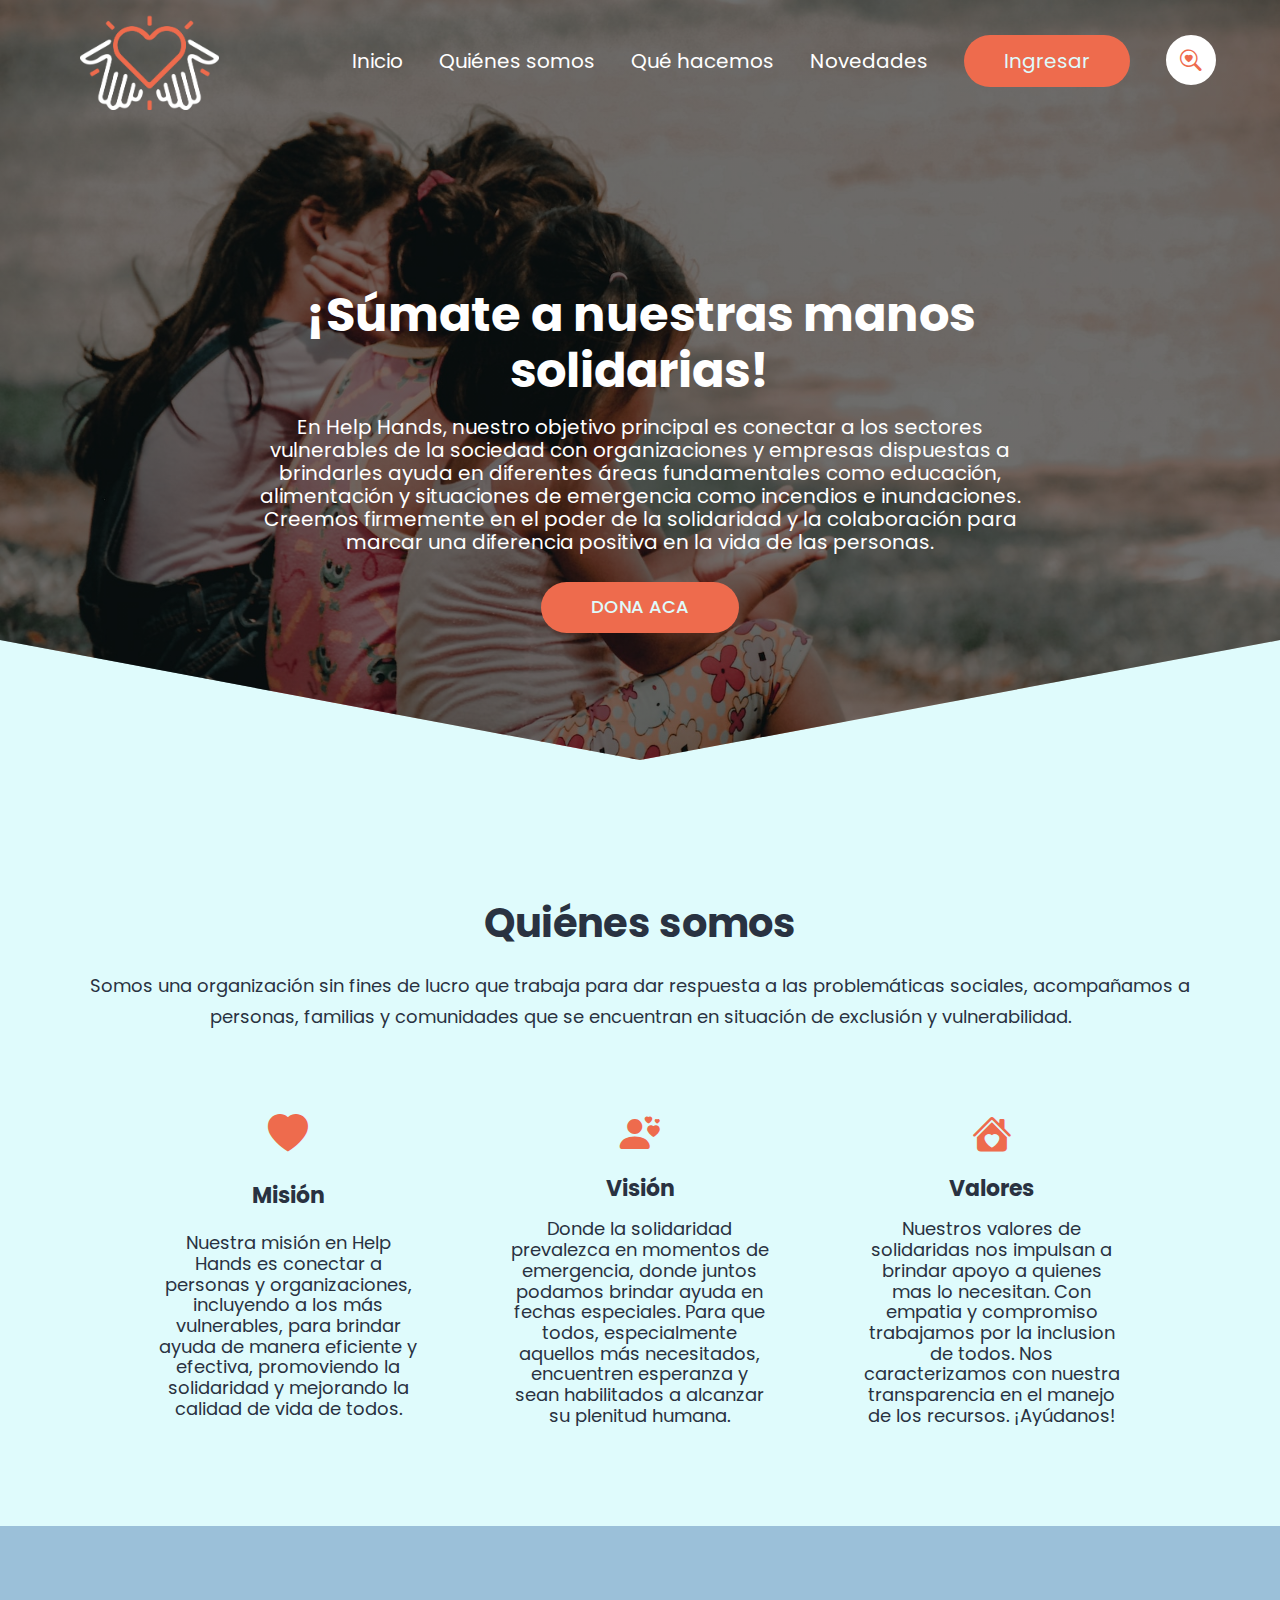
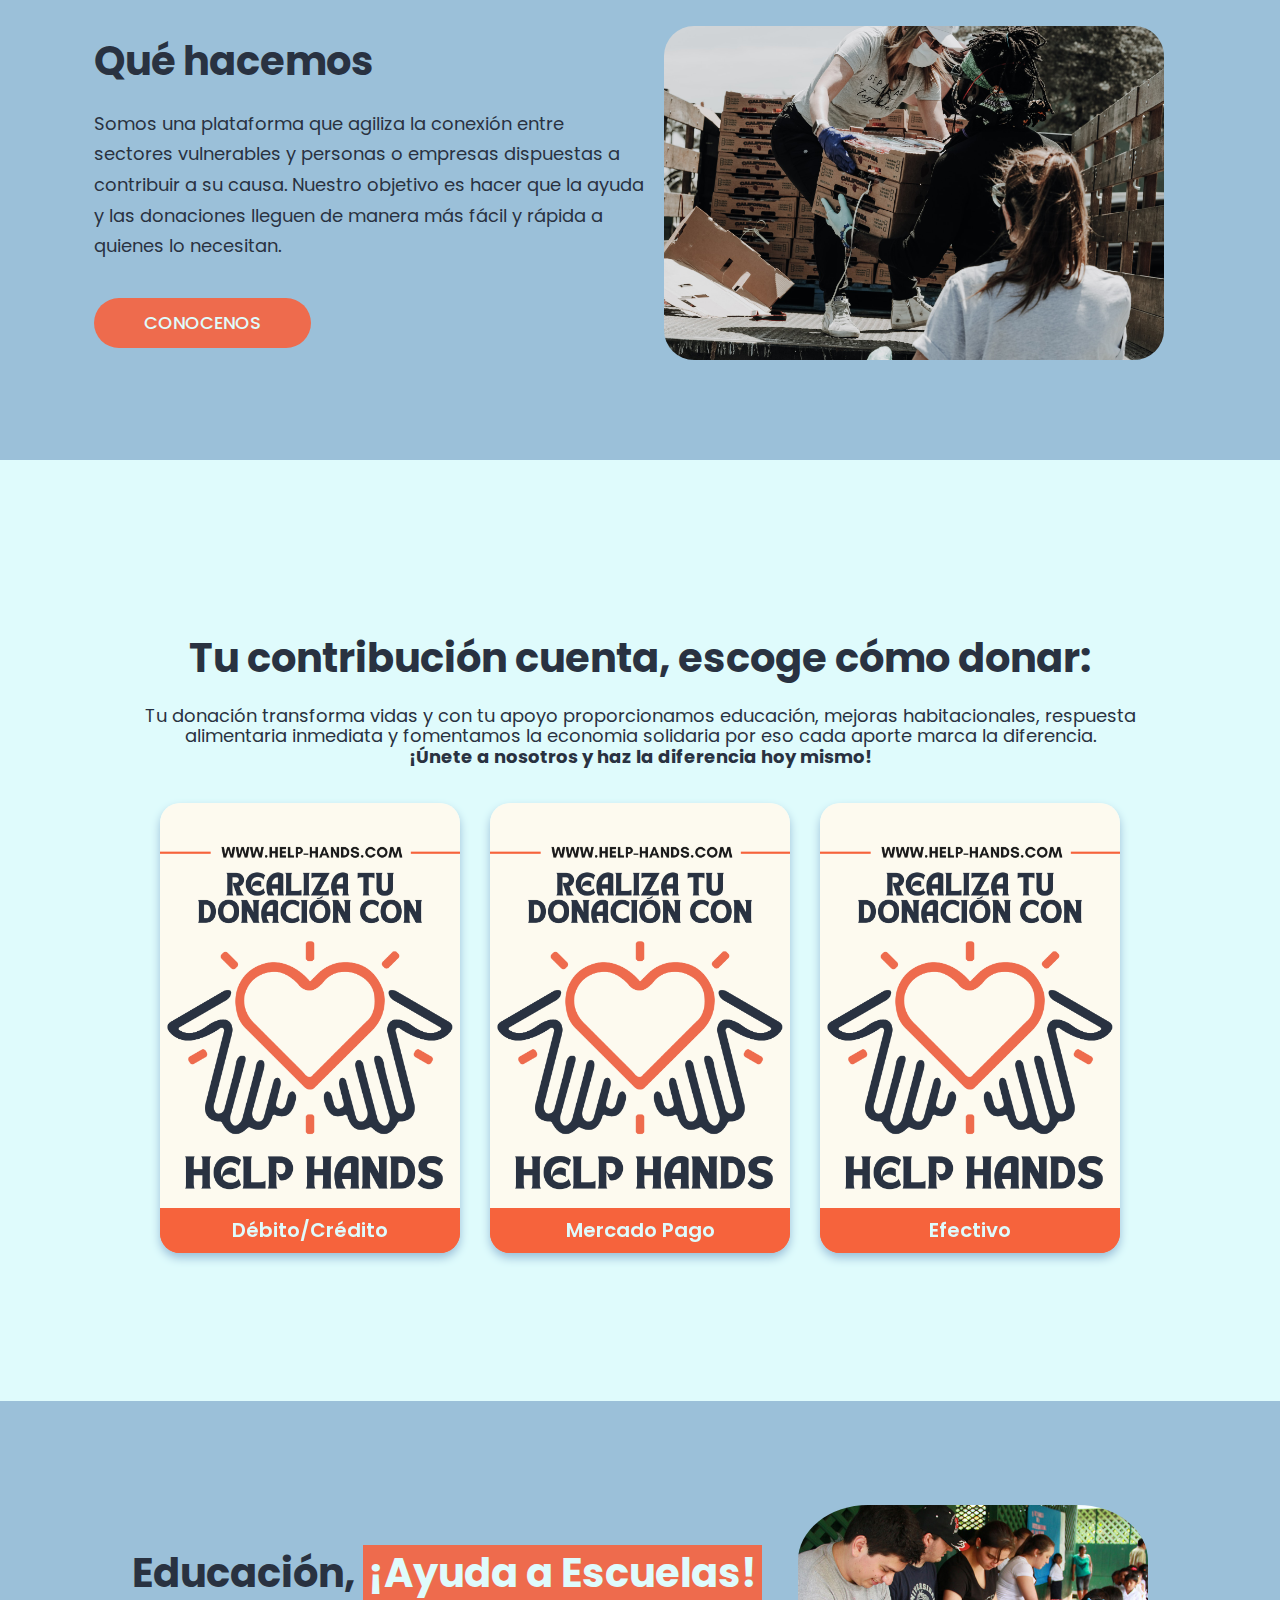
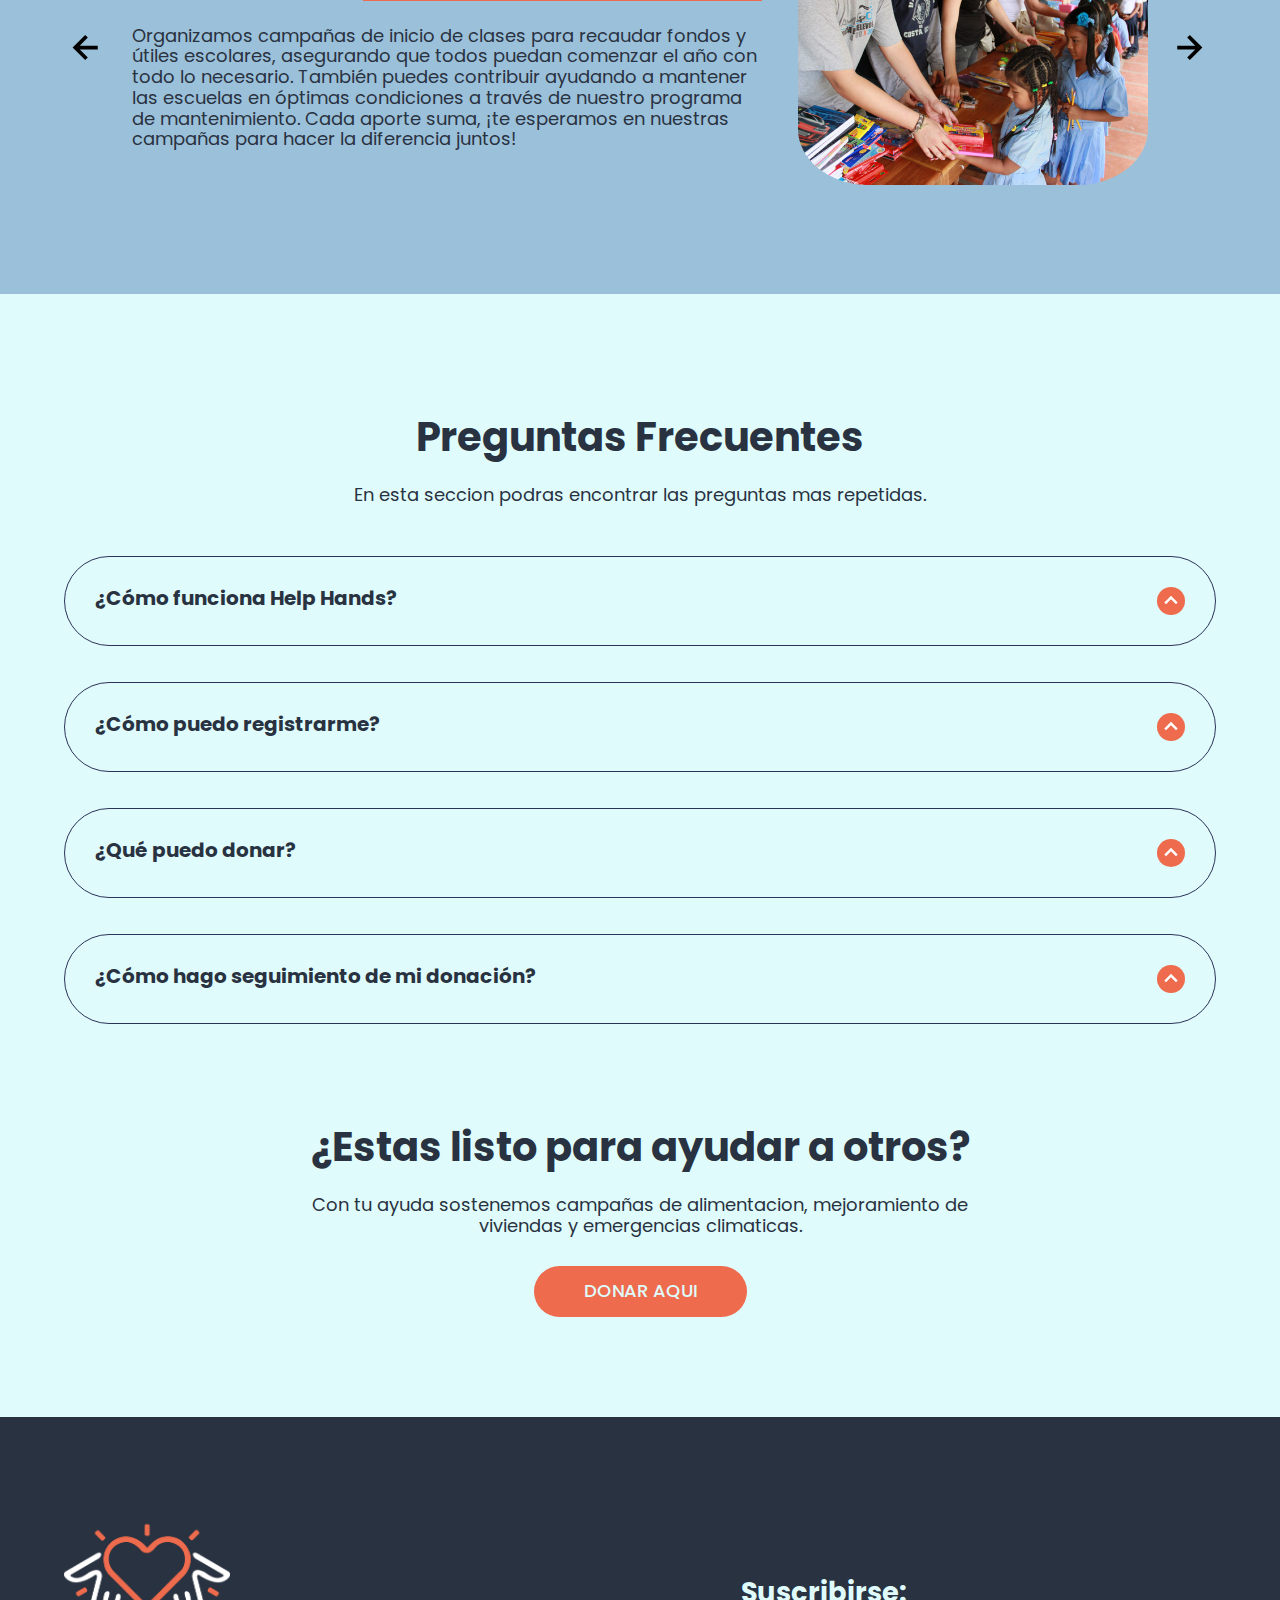
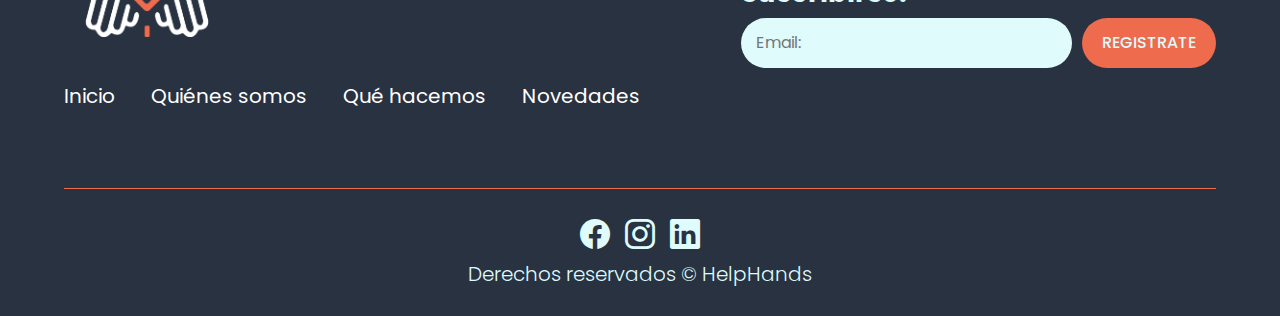
<file: index.html>
<!DOCTYPE html>
<html lang="es">
<head>
    <meta charset="UTF-8">
    <meta name="viewport" content="width=device-width, initial-scale=1.0">
    <title>Help Hands</title>
    <link rel="shortcut icon" href="./imagen/Logo-Help-Hands.png" type="image/x-icon">
    <!-- <link href="https://cdn.jsdelivr.net/npm/bootstrap@5.0.2/dist/css/bootstrap.min.css" rel="stylesheet" integrity="sha384-EVSTQN3/azprG1Anm3QDgpJLIm9Nao0Yz1ztcQTwFspd3yD65VohhpuuCOmLASjC" crossorigin="anonymous"> -->
    <link href='https://unpkg.com/boxicons@2.1.4/css/boxicons.min.css' rel='stylesheet'>
    <link rel="stylesheet" href="https://cdn.jsdelivr.net/npm/bootstrap-icons@1.11.2/font/bootstrap-icons.min.css">
    <link rel="stylesheet" href="./css/normalize.css">
    <link rel="stylesheet" href="./css/style.css">
</head>
<body>
<!-- -----------------NAVBAR---------------- -->
    <header class="hero">
        <nav class="nav container">
            <div class="nav_logo">
                <img id="logo" src="./imagen/Logo-Help-Hands1.png" alt="Logo">
            </div>

            <ul class="nav_link  nav_link-menu">
                <li class="nav_items"> <a href="#" class="nav_links">Inicio</a></li>
                <li class="nav_items"> <a href="#container_about" class="nav_links">Quiénes somos</a></li>
                <li class="nav_items"> <a href="#hacemos" class="nav_links">Qué hacemos</a></li>
                <li class="nav_items"> <a href="./novedades.html" class="nav_links">Novedades</a></li>
                <li class="nav_items"> <a href="./registros.html" class="nav_links registrate">Ingresar</a></li>
                <form  class="search" action="">
                    <input class="search-input" type="search" required>
                    <i class="bi bi-search-heart icon_search"></i>
                    <!--  <a class="search-a" href="javascript:void(0)" id="clear-btn">Clear</a> -->
                </form>

                <img src="./imagen/close.svg" class="nav_close">
            </ul>

            <div class="nav_menu">
                <img src="./imagen/menu.svg" class="nav_img">
            </div>
        </nav>

        <section class="hero_container container">
            <h1 class="hero_title">¡Súmate a nuestras manos solidarias!</h1>
            <p class="hero_paragraph">En Help Hands, nuestro objetivo principal es conectar a los sectores vulnerables de la sociedad con organizaciones y empresas dispuestas a brindarles ayuda en diferentes áreas fundamentales como educación, alimentación y situaciones de emergencia como incendios e inundaciones. Creemos firmemente en el poder de la solidaridad y la colaboración para marcar una diferencia positiva en la vida de las personas.
            </p>
            <a href="#price_container" class="cta">DONA ACA</a>
        </section>

    </header>

    <main>
        <section class="container about">
            <h2 class="subtitle"  id="container_about">Quiénes somos</h2>
            <p class="about_paragraph">Somos una organización sin fines de lucro que trabaja para dar respuesta a las problemáticas sociales, acompañamos a personas, familias y comunidades que se encuentran en situación de exclusión y vulnerabilidad.</p>
            <div class="about_main">
                <article class="about_icons">
                    <i class="bi bi-heart-fill about_icon"></i>
                    <h3 class="about_title">Misión</h3>
                    <p class="about_paragrah">Nuestra misión en Help Hands es conectar a personas y organizaciones, incluyendo a los más vulnerables, para brindar ayuda de manera eficiente y efectiva, promoviendo la solidaridad y mejorando la calidad de vida de todos.</p>
                </article>

                <article class="about_icons">
                    <i class="bi bi-person-hearts about_icon"></i>
                    <h3 class="about_title">Visión</h3>
                    <p class="about_paragrah">Donde la solidaridad prevalezca en momentos de emergencia, donde juntos podamos brindar ayuda en fechas especiales. Para que todos, especialmente aquellos más necesitados, encuentren esperanza y sean habilitados a alcanzar su plenitud humana.</p>
                </article>

                <article class="about_icons">
                    <i class="bi bi-house-heart-fill about_icon"></i>
                    <h3 class="about_title">Valores</h3>
                    <p class="about_paragrah">Nuestros valores de solidaridas nos impulsan a brindar apoyo a quienes mas lo necesitan. Con empatia y compromiso trabajamos por la inclusion de todos. Nos caracterizamos con nuestra transparencia en el manejo de los recursos. ¡Ayúdanos!</p>
                </article>
            </div>
        </section>


        <section class="know" id="hacemos">
            <div class="know_container container">
                <div class="know_texts">
                    <h2 class="subtitle">Qué hacemos</h2>
                    <p class="know_paragraph">Somos una plataforma que agiliza la conexión entre sectores vulnerables y personas o empresas dispuestas a contribuir a su causa. Nuestro objetivo es hacer que la ayuda y las donaciones lleguen de manera más fácil y rápida a quienes lo necesitan.</p><br>
                    <a href="#" class="cta">Conocenos</a>
                </div>

                <figure class="know_picture">
                    <img src="./imagen/joel-muniz-A4Ax1ApccfA-unsplash.jpg" class="know_img">

                </figure>
            </div>

        </section><br> <br>


        <section class="price_container" id="price_container">
            <h2 class="subtitle">Tu contribución cuenta, escoge cómo donar:<h2>
                <p class="subparrafo">Tu donación transforma vidas y con tu apoyo proporcionamos educación, mejoras habitacionales, respuesta alimentaria inmediata y fomentamos la economia solidaria por eso cada aporte marca la diferencia. <br><strong>¡Únete a nosotros y haz la diferencia hoy mismo!</strong>
                </p>
                <div class="cards_container">
                    <div class="card">
                        <div class="face front">
                            <img src="./imagen/card donar.png" alt="">
                            <h5>Débito/Crédito</h5>

                        </div>

                        <div class="face back">
                            <h5>Débito/Crédito</h5>
                            <!-- <p>Lorem ipsum dolor sit amet consect adjadjasdh ahdahdhhdas adhahdahdha </p> -->
                            <div class="">
                                <h4>Podes realizar donaciones con:</h4>
                                <img src="imagen/tarjetas.jpg" alt="" class="imagencards">
                            </div>
                            <div class="link">
                                <a href="debitoCredito.html" class="button">Dona Aca</a>
                            </div>

                        </div>

                    </div>

                    <div class="card">
                        <div class="face front">
                            <img src="./imagen/card donar.png" alt="">
                            <h5>Mercado Pago</h5>
                            

                        </div>

                        <div class="face back">
                            <h5>Mercado Pago</h5>
                            <!-- <p>Lorem ipsum dolor sit amet consect adjadjasdh ahdahdhhdas adhahdahdha </p> -->
                            <div class="">
                                <h4>Realiza transferencias con:</h4>
                                <img src="imagen/mercadopago.jpg" alt="" class="imagencards" >
                            </div>
                            <div class="link">
                                <a href="mercadoPago.html" class="button">Dona Aca</a>
                            </div>

                        </div>

                    </div>

                    <div class="card">
                        <div class="face front">
                            <img src="./imagen/card donar.png" alt="">
                            <h5>Efectivo</h5>

                        </div>

                        <div class="face back">
                            <h5>Efectivo</h5>
                            <!-- <p>Lorem ipsum dolor sit amet consect adjadjasdh ahdahdhhdas adhahdahdha </p> -->
                            <div class="">
                                <h4>Dona en efectivo a traves de:</h4>
                                <img src="imagen/efectivo.jpg" alt="" class="imagencards">
                            </div>
                            <div class="link">
                                <a href="efectivo.html" class="button">Dona Aca</a>
                            </div>

                        </div>

                    </div>
            </div>

        </section>

        <section class="hacemos">
            <div class="hacemos_container container">
                <img src="./imagen/left.svg" class="hacemos_arrow" id="before">
                <section class="hacemos_body hacemos_body--show" data-id="1">
                    <div class="hacemos_texts">
                        <h2 class="subtitle">Educación, <span class="hacemos_course">¡Ayuda a Escuelas!</span></h2>
                        <p class="hacemos_review">
                            Organizamos campañas de inicio de clases para recaudar fondos y útiles escolares, asegurando que todos puedan comenzar el año con todo lo necesario. También puedes contribuir ayudando a mantener las escuelas en óptimas condiciones a través de nuestro programa de mantenimiento. Cada aporte suma, ¡te esperamos en nuestras campañas para hacer la diferencia juntos!
                        </p>
                    </div>

                    <figure class="hacemos_picture">
                        <img src="./imagen/ayudaescuelas.jpg" class="hacemos_img">
                    </figure>
                </section>

                <section class="hacemos_body" data-id="2">
                    <div class="hacemos_texts">
                        <h2 class="subtitle">Respuesta alimentaria,<span class="hacemos_course">¡Unidos por la alimentación!</span></h2>
                        <p class="hacemos_review">
                            En Help Hands, colaboramos con hipermercados mayoristas, minoristas y personas solidarias para recolectar alimentos y llevar una respuesta alimentaria a las zonas más necesitadas. Únete a nuestra iniciativa y juntos haremos la diferencia en la lucha contra el hambre.
                        </p>
                    </div>

                    <figure class="hacemos_picture">
                        <img src="./imagen/alimentoscampaña.jpg" class="hacemos_img">
                    </figure>
                </section>

                <section class="hacemos_body" data-id="3">
                    <div class="hacemos_texts">
                        <h2 class="subtitle"> Economía social y solidaria, <span class="hacemos_course">Acompañamiento integral</span></h2>
                        <p class="hacemos_review">
                            Trabajamos por una economía centrada en la vida, pensando en el acompañamiento integral de las personas, para dar respuesta a situaciones de vulnerabilidad y desempleo desde procesos comunitarios.La Economía Social y Solidaria genera espacios de trabajo, encuentra soluciones a necesidades individuales o comunitarias, crea redes de relaciones entre personas, familias y organizaciones, produce bienes y activos para la comunidad y es motor de desarrollo local
                        </p>
                    </div>

                    <figure class="hacemos_picture">
                        <img src="./imagen/pexels-pixabay-45842.jpg" class="hacemos_img">
                    </figure>
                </section> 

                <section class="hacemos_body" data-id="4">
                    <div class="hacemos_texts">
                        <h2 class="subtitle">Mejoramiento habitacional, <span class="hacemos_course">¡Ayuda a mejorar hogares!</span></h2>
                        <p class="hacemos_review">
                            En Help Hands, recaudamos donaciones para brindar materiales y recursos que permitan realizar mejoras habitacionales. Únete a nuestra causa y juntos transformaremos vidas a través de la solidaridad.
                        </p>
                    </div>

                    <figure class="hacemos_picture">
                        <img src="./imagen/vivienda.jpg" class="hacemos_img">
                    </figure>
                </section>


                <img src="./imagen/right.svg" class="hacemos_arrow" id="next">
            </div>
        </section> <br>

        <section class="questions container">
            <h2 class="subtitle">Preguntas Frecuentes</h2>
            <p class="question_paragraph">En esta seccion podras encontrar las preguntas mas repetidas.</p>

            <section class="questions_container">
                <article class="questions_padding">
                    <div class="questions_answer">
                        <h3 class="questions_title">¿Cómo funciona Help Hands?
                            <span class="questions_arrow">
                                <img src="./imagen/arrow.svg" class="questions_img">
                            </span>
                        </h3>

                        <p class="questions_show">Help Hands es una plataforma en línea que facilita la conexión entre personas que desean donar y aquellas que necesitan recibir donaciones. Funciona como un espacio abierto y accesible para que cualquier persona pueda registrarse y participar en el proceso de donación. El primer paso es el registro en la plataforma, donde los usuarios pueden crear su perfil y proporcionar información sobre sus necesidades o habilidades para ayudar. Una vez registrado, se puede explorar la lista de donaciones disponibles o publicar una solicitud de donación específica. En cuanto a los tipos de donaciones, Help Hands acepta una amplia gama de artículos y recursos. Esto incluye ropa, alimentos no perecederos, productos de higiene personal, juguetes, libros y otros artículos domésticos. Es importante destacar que todas las donaciones deben estar en buen estado y limpias para garantizar su utilidad y seguridad. Además de las donaciones de bienes materiales, Help Hands también permite realizar donaciones monetarias. Estas contribuciones se utilizan para apoyar causas urgentes y prioritarias identificadas por la plataforma. El equipo de Help Hands evalúa cuidadosamente las necesidades y decide cómo distribuir los fondos de manera efectiva para maximizar el impacto. Una vez que se realiza una donación, se coordina la entrega o el envío del artículo a la persona o entidad receptora. La plataforma facilita este proceso al proporcionar herramientas de mensajería interna para que los usuarios puedan comunicarse y acordar los detalles logísticos.

                        </p>
                    </div>
                </article>

                <article class="questions_padding">
                    <div class="questions_answer">
                        <h3 class="questions_title">¿Cómo puedo registrarme?
                            <span class="questions_arrow">
                                <img src="./imagen/arrow.svg" class="questions_img">
                            </span>
                        </h3>

                        <p class="questions_show">Para registrarte en Help Hands y acceder a nuestra plataforma de donaciones, sigue estos pasos:
                            <br>
                            1. Ingresa al sitio web de Help Hands en tu navegador.
                            <br>
                            2. Busca la opción "Registrarse" o "Crear cuenta" en la página principal y haz clic en ella.
                            <br>
                            3. Serás redirigido a un formulario de registro donde se te pedirá que proporciones tus datos personales.
                            <br>
                            4. Completa todos los campos requeridos del formulario, como nombre completo, dirección de correo electrónico, número de teléfono y contraseña. Asegúrate de proporcionar información precisa y actualizada.
                            <br>
                            5. Lee detenidamente los términos y condiciones, así como la política de privacidad de Help Hands. Asegúrate de comprender y estar de acuerdo con ellos antes de continuar.
                            <br>
                            6. Una vez que hayas completado todos los campos y aceptado los términos, haz clic en el botón "Registrarse" o "Crear cuenta".
                            <br>
                            7. Dependiendo de la configuración de tu cuenta, es posible que debas verificar tu dirección de correo electrónico o número de teléfono mediante un código de confirmación que se te enviará.
                            <br>
                            8. Una vez verificada tu cuenta, podrás acceder a la plataforma Help Hands con tu dirección de correo electrónico y contraseña.
                            <br>
                            9. Dentro de la plataforma, podrás explorar las diferentes causas y organizaciones disponibles para realizar donaciones, así como acceder a información adicional sobre cómo ayudar a sectores vulnerables.
                            <br>
                            Recuerda que los datos personales que proporciones durante el registro son privados y solo tú tendrás acceso a ellos. En Help Hands nos comprometemos a proteger tu privacidad y utilizar tus datos solo con fines relacionados con la plataforma y las donaciones. Cualquier inconveniente podes comunicarnos con nosotros via mail helphands@soporte.com
                            </p>
                    </div>
                </article>

                <article class="questions_padding">
                    <div class="questions_answer">
                        <h3 class="questions_title">¿Qué puedo donar?
                            <span class="questions_arrow">
                                <img src="./imagen/arrow.svg" class="questions_img">
                            </span>
                        </h3>

                        <p class="questions_show">Podes donar una amplia variedad de artículos y recursos para apoyar a nuestra fundación. Aceptamos donaciones de ropa en buen estado, objetos útiles y en buen estado, como electrodomésticos, muebles y utensilios de cocina. También aceptamos donaciones de juguetes para niños, siempre y cuando estén en buenas condiciones y cumplan con las normas de seguridad. Además, puedes realizar donaciones monetarias de forma mensual para apoyar nuestros programas y proyectos en curso. También puedes hacer donaciones específicas para campañas o eventos que estemos organizando. Tu contribución financiera nos permite cubrir gastos operativos, brindar asistencia directa a personas necesitadas y llevar a cabo iniciativas de impacto social. Recuerda que todas las donaciones, ya sean en especie o monetarias, son valiosas y contribuyen a hacer una diferencia en la vida de quienes más lo necesitan. Tu generosidad y apoyo son fundamentales para el éxito de nuestra fundación. ¡Gracias por considerar hacer una donación!</p>
                    </div>
                </article>

                <article class="questions_padding">
                    <div class="questions_answer">
                        <h3 class="questions_title">¿Cómo hago seguimiento de mi donación?
                            <span class="questions_arrow">
                                <img src="./imagen/arrow.svg" class="questions_img">
                            </span>
                        </h3>

                        <p class="questions_show">Una vez que realizas una donación a través de Help Hands, te brindaremos la oportunidad de hacer un seguimiento de tu contribución. Nuestro equipo se encargará de direccionar tu donación a una causa específica, ya sea a una persona o a un proyecto en particular. Esto significa que podrás conocer exactamente cómo se está utilizando tu donación y el impacto que está generando. Además, te invitamos a participar en eventos o puntos de encuentro organizados por Help Hands. Estos eventos pueden incluir jornadas de voluntariado, ferias de donaciones o actividades comunitarias donde podrás ver de primera mano el resultado de tus donaciones y conocer a las personas beneficiadas. Es una oportunidad para crear conexiones significativas y compartir experiencias con otros miembros de la comunidad que también están comprometidos con la ayuda mutua. Además del seguimiento directo, también proporcionamos actualizaciones periódicas sobre el progreso de los proyectos y las causas que apoyamos. A través de nuestro sitio web, redes sociales o boletines informativos, te mantendremos informado sobre los resultados alcanzados gracias a tu generosidad y el apoyo de la comunidad en general. Queremos que te sientas parte activa del proceso de donación y que puedas ver cómo tu contribución marca la diferencia en la vida de las personas. Tu apoyo es invaluable y nos complace brindarte la transparencia y la información necesaria para que puedas seguir el impacto positivo que estás generando a través de Help Hands.</p>
                    </div>
                </article>
            </section>

            <section class="questions_other">
                <h2 class="subtitle">¿Estas listo para ayudar a otros?</h2>
                <p class="questions_copy">Con tu ayuda sostenemos campañas de alimentacion, mejoramiento de viviendas y emergencias climaticas.</p>
                <a href="#price_container" class="cta">DONAR AQUI</a>
            </section>
        </section>

    </main>

    <footer class="footer">
        <section class="footer_containers container">
            <nav class="nav nav--footer">
                <div class="footer_logo">
                    <img class="logo" src="./imagen/Logo-Help-Hands1.png" alt="">
                </div>
                <ul class="nav_link nav_link--footer">
                    
                    <li class="nav_items"> <a href="index.html" class="nav_links">Inicio</a></li>
                    <li class="nav_items"> <a href="#container_about" class="nav_links">Quiénes somos</a></li>
                    <li class="nav_items"> <a href="#hacemos" class="nav_links">Qué hacemos</a></li>
                    <li class="nav_items"> <a href="novedades.html" class="nav_links">Novedades</a></li>
                </ul>
            </nav>

            <form class="footer_form">
                <h2 class="footer_newsletter">Suscribirse:</h2>
                <div class="footer_inputs">
                    <input type="email" placeholder="Email:" class="footer_input">
                    <form >
                        <input  type="submit" value="Registrate" class="footer_submit" onclick="window.location.href='registros.html'; return false;">
                    </form>
                </div>
            </form>
        </section>

        <section class="footer_copy container">
            <div class="footer_social">
                <a href="https://www.facebook.com/profile.php?id=61553784456777" class="icon_social"><i class="bi bi-facebook"></i></a>
                <a href="https://www.instagram.com/donacioneshelphands/" class="icon_social"><i class="bi bi-instagram"></i></a>
                <a href="https://www.linkedin.com/in/help-hands-/" target="_blank" class="icon_social"><i class="bi bi-linkedin"></i></a>
            </div>
        

            <h3 class="footer_copyright">Derechos reservados &copy; HelpHands</h3>

        </section>
    </footer>

    <script src="./js/slider.js"></script>
    <script src="./js/questions.js"></script>

    <!-- <script src="https://cdn.jsdelivr.net/npm/bootstrap@5.0.2/dist/js/bootstrap.bundle.min.js" integrity="sha384-MrcW6ZMFYlzcLA8Nl+NtUVF0sA7MsXsP1UyJoMp4YLEuNSfAP+JcXn/tWtIaxVXM" crossorigin="anonymous"></script> -->
</body>
</html>
</file>
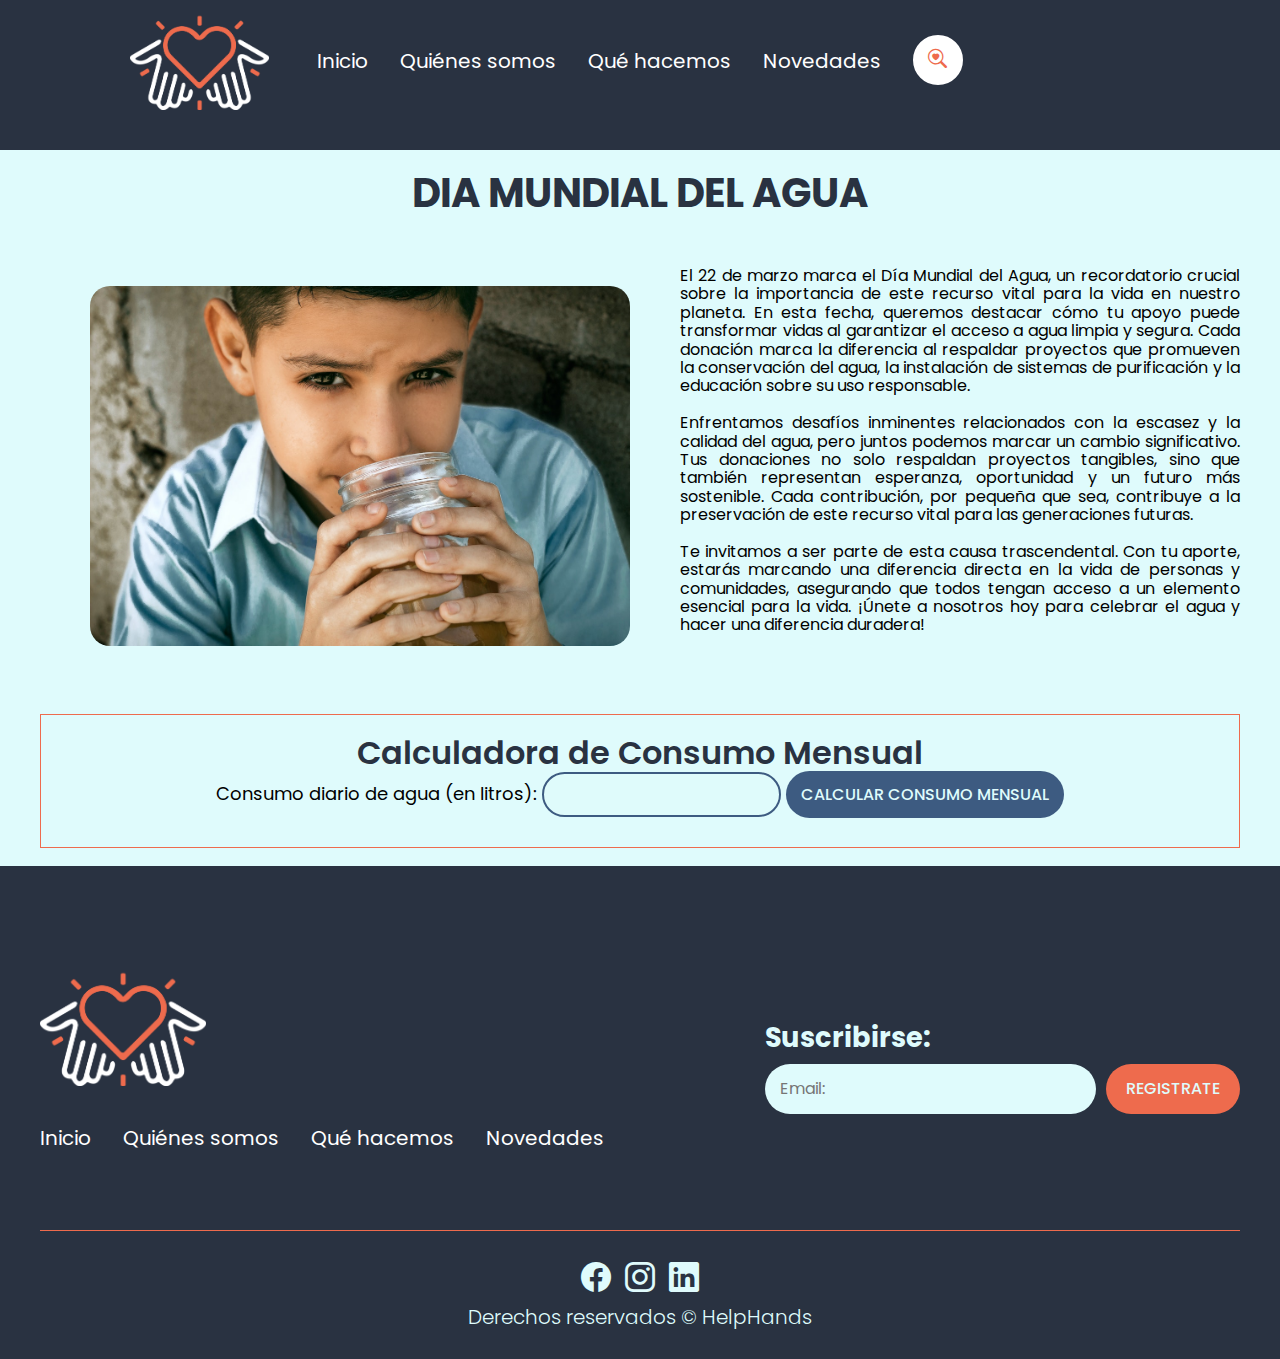
<file: diaMundialDelAgua.html>
<!DOCTYPE html>
<html lang="es">
<head>
    
    <meta charset="UTF-8">
    <meta name="viewport" content="width=device-width, initial-scale=1.0">
    <title>Dia Mundial del Agua</title>
    <link rel="shortcut icon" href="./imagen/Logo-Help-Hands.png" type="image/x-icon">
    <link href="https://cdn.jsdelivr.net/npm/bootstrap@5.3.1/dist/css/bootstrap.min.css" rel="stylesheet" 
    integrity="sha384-4bw+/aepP/YC94hEpVNVgiZdgIC5+VKNBQNGCHeKRQN+PtmoHDEXuppvnDJzQIu9" crossorigin="anonymous">
    <script src="https://cdn.jsdelivr.net/npm/bootstrap@5.3.1/dist/js/bootstrap.bundle.min.js" 
    integrity="sha384-HwwvtgBNo3bZJJLYd8oVXjrBZt8cqVSpeBNS5n7C8IVInixGAoxmnlMuBnhbgrkm" crossorigin="anonymous"></script>
    <link href='https://unpkg.com/boxicons@2.1.4/css/boxicons.min.css' rel='stylesheet'>
    <link rel="stylesheet" href="https://cdn.jsdelivr.net/npm/bootstrap-icons@1.11.2/font/bootstrap-icons.min.css">
    <link rel="stylesheet" href="./css/normalize.css">
    <link rel="stylesheet" href="./css/novedades.css">
</head>
<body>
    <header class="hero">
        <nav class="nav container">
            <div class="nav_logo">
                <img id="logo" src="./imagen/Logo-Help-Hands1.png" alt="Logo">
            </div>

            <ul class="nav_link  nav_link-menu">
                <li class="nav_items"> <a href="./index.html" class="nav_links">Inicio</a></li>
                <li class="nav_items"> <a href="./index.html" class="nav_links">Quiénes somos</a></li>
                <li class="nav_items"> <a href="#" class="nav_links">Qué hacemos</a></li>
                <li class="nav_items"> <a href="./novedades.html" class="nav_links">Novedades</a></li>
                
                <form  class="search" action="">
                    <input class="search-input" type="search" required>
                    <i class="bi bi-search-heart icon_search"></i>
                    <a class="search-a" href="javascript:void(0)" id="clear-btn">Clear</a>
                </form>
                
                <img src="./imagen/close.svg" class="nav_close">
            </ul>

            <div class="nav_menu">
                <img src="./imagen/menu.svg" class="nav_img">
            </div>
        </nav>
    </header>

        <main>
            <h1>Dia mundial del agua</h1>
                <div class="contenedor-detalle">
                    <div class="imgAgua">
                        <img src="./imagen/agua.jpg" alt="Imagen del dia del agua">
                    </div>
                    <div"> 
                        <p class="parrafo-detalle">
                            El 22 de marzo marca el Día Mundial del Agua, un recordatorio crucial sobre la importancia de este recurso vital para la vida en nuestro planeta. En esta fecha, queremos destacar cómo tu apoyo puede transformar vidas al garantizar el acceso a agua limpia y segura. Cada donación marca la diferencia al respaldar proyectos que promueven la conservación del agua, la instalación de sistemas de purificación y la educación sobre su uso responsable.
                            <br>
                            <br>
                            Enfrentamos desafíos inminentes relacionados con la escasez y la calidad del agua, pero juntos podemos marcar un cambio significativo. Tus donaciones no solo respaldan proyectos tangibles, sino que también representan esperanza, oportunidad y un futuro más sostenible. Cada contribución, por pequeña que sea, contribuye a la preservación de este recurso vital para las generaciones futuras.
                            <br>
                            <br>
                            Te invitamos a ser parte de esta causa trascendental. Con tu aporte, estarás marcando una diferencia directa en la vida de personas y comunidades, asegurando que todos tengan acceso a un elemento esencial para la vida. ¡Únete a nosotros hoy para celebrar el agua y hacer una diferencia duradera!
                        </p>
                    </div>
                </div> <br>
                          
                    <section id="calculator">
                        <h2 class="class_title">Calculadora de Consumo Mensual</h2>
                            <label class="label_calculator" for="dailyConsumption">Consumo diario de agua (en litros):</label>
                            <input type="number" id="dailyConsumption" />
                            <a class="button_calculator" onclick="calculateMonthlyConsumption()">Calcular consumo mensual</a> <br> 
                             <p id="result"></p> 
                    </section>
                 
        </main>  <br>               

        <footer class="footer">
            <section class="footer_containers container">
                <nav class="nav nav--footer">
                    <div class="footer_logo">
                        <img class="logo" src="./imagen/Logo-Help-Hands1.png" alt="">
                    </div>
                    <ul class="nav_link nav_link--footer">
                        
                        <li class="nav_items"> <a href="index.html" class="nav_links">Inicio</a></li>
                        <li class="nav_items"> <a href="index.html" class="nav_links">Quiénes somos</a></li>
                        <li class="nav_items"> <a href="hacemos.html" class="nav_links">Qué hacemos</a></li>
                        <li class="nav_items"> <a href="novedades.html" class="nav_links">Novedades</a></li>
                    </ul>
                </nav>
    
                <form class="footer_form">
                    <h2 class="footer_newsletter">Suscribirse:</h2>
                    <div class="footer_inputs">
                        <input type="email" placeholder="Email:" class="footer_input">
                        <form >
                            <input  type="submit" value="Registrate" class="footer_submit" onclick="window.location.href='registros.html'; return false;">
                        </form>
                    </div>
                </form>
            </section>
            
    
            <section class="footer_copy container">
                <div class="footer_social">
                    <a href="https://www.facebook.com/profile.php?id=61553784456777" class="icon_social"><i class="bi bi-facebook"></i></a>
                    <a href="https://www.instagram.com/donacioneshelphands/" class="icon_social"><i class="bi bi-instagram"></i></a>
                    <a href="https://www.linkedin.com/in/help-hands-/" target="_blank" class="icon_social"><i class="bi bi-linkedin"></i></a>
                </div>
            
    
                <h3 class="footer_copyright">Derechos reservados &copy; HelpHands</h3>
    
            </section>
        </footer>   
        <script src="js/novedades.js"></script>     
    </body>
    
    </html>
</file>
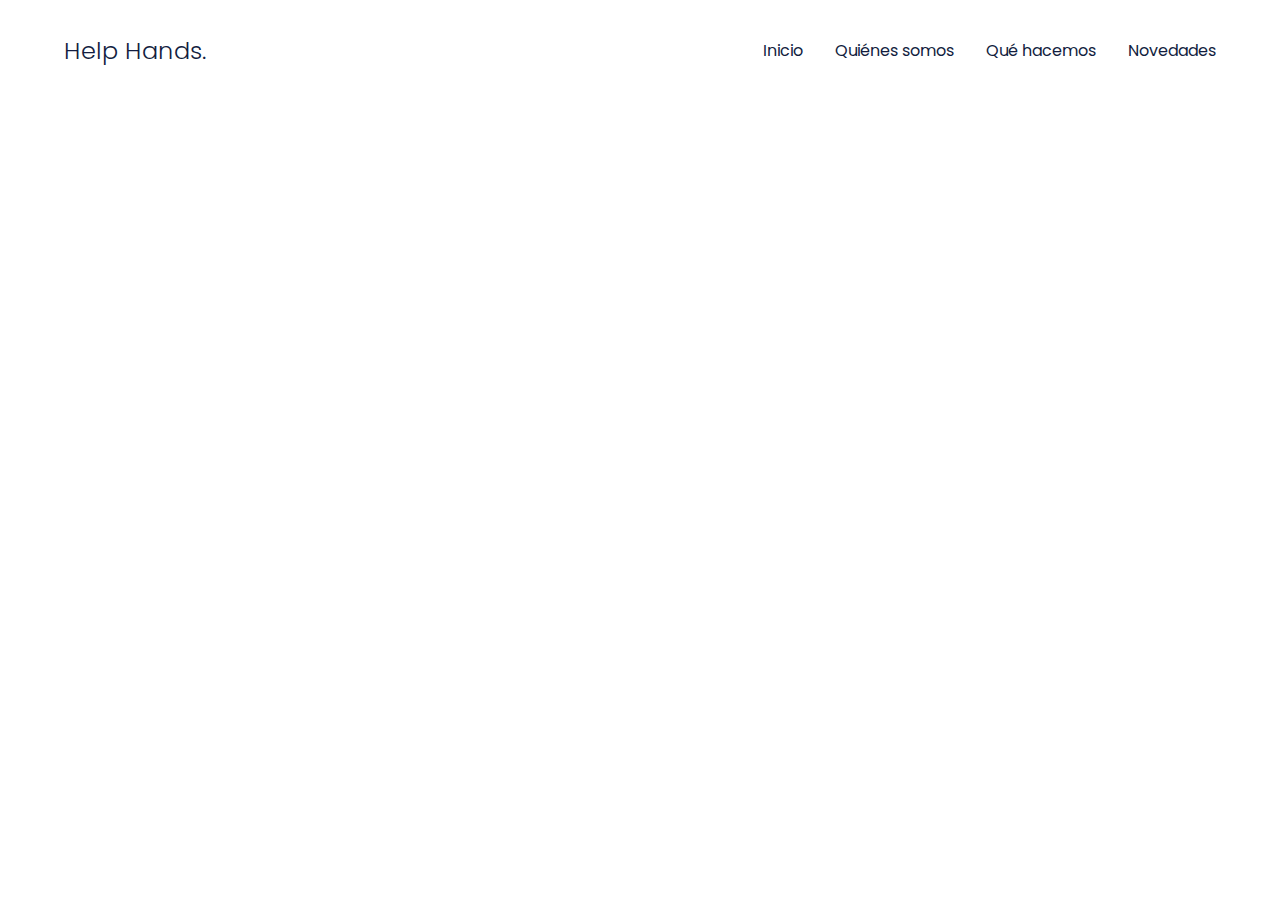
<file: mercadoPago.html>
<!DOCTYPE html>
<html lang="es">
<head>
    <meta charset="UTF-8">
    <meta name="viewport" content="width=device-width, initial-scale=1.0">
    <title>MercadoPago</title>
    <link rel="shortcut icon" href="./imagen/Logo-Help-Hands.png" type="image/x-icon">


    <link rel="shortcut icon" href="./imagen/Imagen de WhatsApp 2023-07-31 a las 11.11.28.jpg" type="image/x-icon">
    <!-- <link href="https://cdn.jsdelivr.net/npm/bootstrap@5.0.2/dist/css/bootstrap.min.css" rel="stylesheet" integrity="sha384-EVSTQN3/azprG1Anm3QDgpJLIm9Nao0Yz1ztcQTwFspd3yD65VohhpuuCOmLASjC" crossorigin="anonymous"> -->
    <link href='https://unpkg.com/boxicons@2.1.4/css/boxicons.min.css' rel='stylesheet'>
    <!-- <link rel="stylesheet" href="/css/normalize.css"> -->
    <link rel="stylesheet" href="./css/mercadoPago.css">


</head>
<body>
    

    <header class="hero">
        <nav class="nav container">
            <div class="nav_logo">
                <h2 class="nav_title">Help Hands.</h2>
            </div>

            <ul class="nav_link  nav_link-menu">
                <li class="nav_items"> <a href="index.html" class="nav_links">Inicio</a></li>
                <li class="nav_items"> <a href="#container_about" class="nav_links">Quiénes somos</a></li>
                <li class="nav_items"> <a href="#" class="nav_links">Qué hacemos</a></li>
                <li class="nav_items"> <a href="novedades.html" class="nav_links">Novedades</a></li>

                <img src="../imagen/close.svg" class="nav_close">
            </ul>

            <div class="nav_menu">
                <img src="../imagen/menu.svg" class="nav_img">
            </div>
        </nav>

    </header>

</body>
</html>
</file>
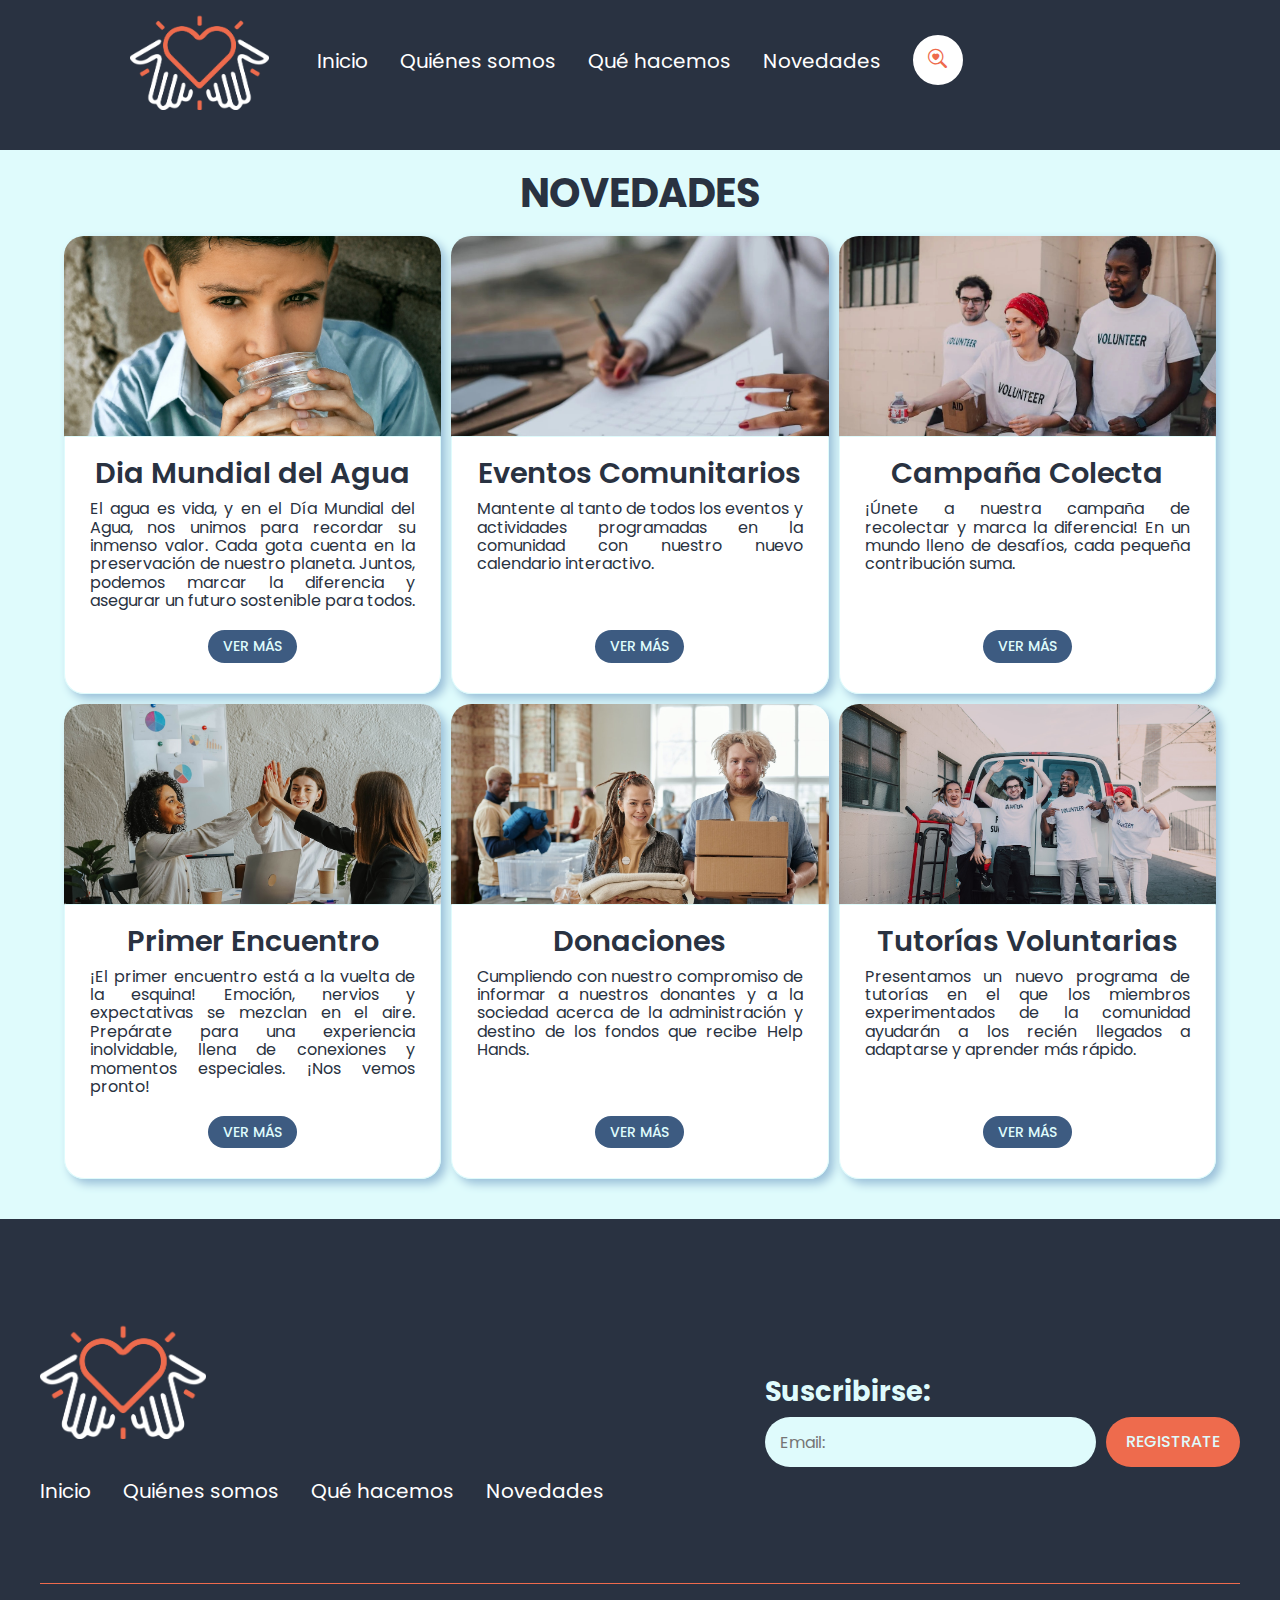
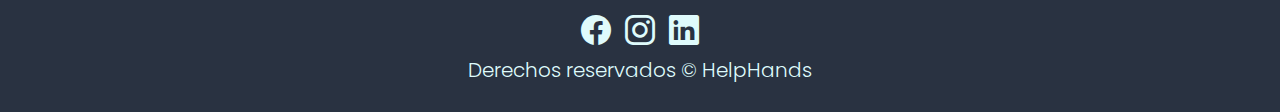
<file: novedades.html>
<!DOCTYPE html>
<html lang="es">
<head>
    <meta charset="UTF-8">
    <meta name="viewport" content="width=device-width, initial-scale=1.0">
    <title>Novedades</title>
    <link rel="shortcut icon" href="./imagen/Logo-Help-Hands.png" type="image/x-icon">
    <link href="https://cdn.jsdelivr.net/npm/bootstrap@5.3.1/dist/css/bootstrap.min.css" rel="stylesheet" 
    integrity="sha384-4bw+/aepP/YC94hEpVNVgiZdgIC5+VKNBQNGCHeKRQN+PtmoHDEXuppvnDJzQIu9" crossorigin="anonymous">
    <script src="https://cdn.jsdelivr.net/npm/bootstrap@5.3.1/dist/js/bootstrap.bundle.min.js" 
    integrity="sha384-HwwvtgBNo3bZJJLYd8oVXjrBZt8cqVSpeBNS5n7C8IVInixGAoxmnlMuBnhbgrkm" crossorigin="anonymous"></script>
    <link rel="stylesheet" href="https://cdn.jsdelivr.net/npm/bootstrap-icons@1.11.2/font/bootstrap-icons.min.css">
    <link href='https://unpkg.com/boxicons@2.1.4/css/boxicons.min.css' rel='stylesheet'>
    <link rel="stylesheet" href="./css/normalize.css">
    <link rel="stylesheet" href="./css/novedades.css">
</head>
<body>
    
    <!-- -----------------NAVBAR---------------- -->

    <header class="hero">
            <nav class="nav container">
                <div class="nav_logo">
                    <img id="logo" src="./imagen/Logo-Help-Hands1.png" alt="Logo">
                </div>
    
                <ul class="nav_link  nav_link-menu">
                    <li class="nav_items"> <a href="./index.html" class="nav_links">Inicio</a></li>
                    <li class="nav_items"> <a href="./index.html" class="nav_links">Quiénes somos</a></li>
                    <li class="nav_items"> <a href="#" class="nav_links">Qué hacemos</a></li>
                    <li class="nav_items"> <a href="./novedades.html" class="nav_links">Novedades</a></li>
                    
                    <form  class="search" action="">
                        <input class="search-input" type="search" required>
                        <i class="bi bi-search-heart icon_search"></i>
                        <a class="search-a" href="javascript:void(0)" id="clear-btn">Clear</a>
                    </form>
                    
                    <img src="./imagen/close.svg" class="nav_close">
                </ul>
    
                <div class="nav_menu">
                    <img src="./imagen/menu.svg" class="nav_img">
                </div>
            </nav>

        </header>
        
        <h1>Novedades</h1>
        <div class="contenedor">
            <div class="card">
                <div class="card-header">
                    <img src="./imagen/agua.jpg" alt="VMW">
                </div>
                <div class="card-body">
                    <h2 class="card-title">Dia Mundial del Agua</h2>
                    <p class="card-description">
                        El agua es vida, y en el Día Mundial del Agua, nos unimos para recordar su inmenso valor. Cada gota cuenta en la preservación de nuestro planeta. Juntos, podemos marcar la diferencia y asegurar un futuro sostenible para todos.
                    </p>
                    <a href="./diaMundialDelAgua.html" class="button_cards">Ver Más</a>
                </div>
            </div>
    
            <div class="card">
                <div class="card-header">
                    <img src="./imagen/calen.jpg" alt="Cadillac">
                </div>
                <div class="card-body">
                    <h2 class="card-title">Eventos Comunitarios</h2>
                    <p class="card-description">
                        Mantente al tanto de todos los eventos y actividades programadas en la comunidad con nuestro nuevo calendario interactivo.
                    </p>
                    <a href="./diaMundialDelAgua.html" class="button_cards">Ver Más</a>
                </div>
            </div>
                
            <div class="card">
                <div class="card-header">
                    <img src="./imagen/colecta.jpg" alt="Coche deportivo">
                </div>
                <div class="card-body">
                    <h2 class="card-title">Campaña Colecta</h2>
                    <p class="card-description">
                        ¡Únete a nuestra campaña de recolectar y marca la diferencia!
                        En un mundo lleno de desafíos, cada pequeña contribución suma.
                    </p>
                    <a href="./campanacolecta.html" class="button_cards">Ver Más</a>
                </div>
            </div>
            
            <div class="card">
                <div class="card-header">
                    <img src="./imagen/encuentro.jpg" alt="Casual">
                </div>
                <div class="card-body">
                    <h2 class="card-title">Primer Encuentro</h2>
                    <p class="card-description">
                        ¡El primer encuentro está a la vuelta de la esquina! Emoción, nervios y expectativas se mezclan en el aire. Prepárate para una experiencia inolvidable, llena de conexiones y momentos especiales. ¡Nos vemos pronto!
                    </p>
                    <a href="./diaMundialDelAgua.html" class="button_cards">Ver Más</a>
                </div>
            </div>
            
            <div class="card">
                <div class="card-header">
                    <img src="./imagen/destino.jpg" alt="Motocross">
                </div>
                <div class="card-body">
                    <h2 class="card-title">Donaciones</h2>
                    <p class="card-description">
                        Cumpliendo con nuestro compromiso de informar a nuestros donantes y a la sociedad acerca de la administración y destino de los fondos que recibe Help Hands.
                    </p>
                    <a href="./diaMundialDelAgua.html" class="button_cards">Ver Más</a>
                </div>
            </div>
            
            <div class="card">
                <div class="card-header">
                    <img src="./imagen/voluntariado.jpg" alt="Harley Davidson">
                </div>
                <div class="card-body">
                    <h2 class="card-title">Tutorías Voluntarias</h2>
                    <p class="card-description">
                        Presentamos un nuevo programa de tutorías en el que los miembros experimentados de la comunidad ayudarán a los recién llegados a adaptarse y aprender más rápido.
                    </p>
                    <a href="./diaMundialDelAgua.html" class="button_cards">Ver Más</a>
                </div>
            </div>
        </div>

        <footer class="footer">
            <section class="footer_containers container">
                <nav class="nav nav--footer">
                    <div class="footer_logo">
                        <img class="logo" src="./imagen/Logo-Help-Hands1.png" alt="">
                    </div>
                    <ul class="nav_link nav_link--footer">
                        
                        <li class="nav_items"> <a href="index.html" class="nav_links">Inicio</a></li>
                        <li class="nav_items"> <a href="index.html" class="nav_links">Quiénes somos</a></li>
                        <li class="nav_items"> <a href="hacemos.html" class="nav_links">Qué hacemos</a></li>
                        <li class="nav_items"> <a href="novedades.html" class="nav_links">Novedades</a></li>
                    </ul>
                </nav>
    
                <form class="footer_form">
                    <h2 class="footer_newsletter">Suscribirse:</h2>
                    <div class="footer_inputs">
                        <input type="email" placeholder="Email:" class="footer_input">
                        <form >
                            <input  type="submit" value="Registrate" class="footer_submit" onclick="window.location.href='registros.html'; return false;">
                        </form>
                    </div>
                </form>
            </section>
    
            <section class="footer_copy container">
                <div class="footer_social">
                    <a href="https://www.facebook.com/profile.php?id=61553784456777" class="icon_social"><i class="bi bi-facebook"></i></a>
                    <a href="https://www.instagram.com/donacioneshelphands/" class="icon_social"><i class="bi bi-instagram"></i></a>
                    <a href="https://www.linkedin.com/in/help-hands-/" target="_blank" class="icon_social"><i class="bi bi-linkedin"></i></a>
                </div>
            
    
                <h3 class="footer_copyright">Derechos reservados &copy; HelpHands</h3>
    
            </section>
        </footer>

</body>

</html>
</file>
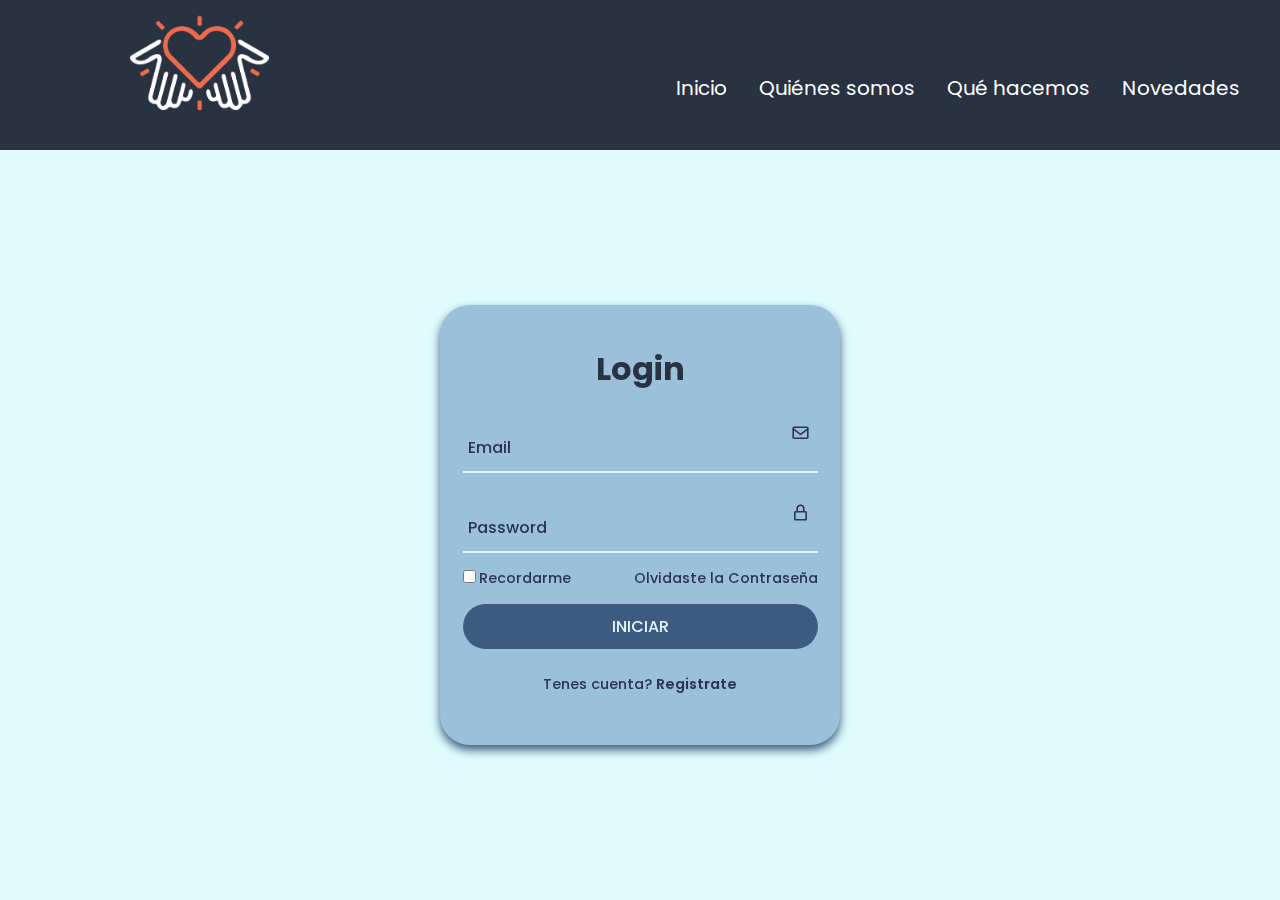
<file: registros.html>
<html lang="es">
<head>
    <meta charset="UTF-8">
    <meta name="viewport" content="width=device-width, initial-scale=1.0">
    <title>Registro</title>
    <link rel="shortcut icon" href="./imagen/Logo-Help-Hands.png" type="image/x-icon">
    <link href='https://unpkg.com/boxicons@2.1.4/css/boxicons.min.css' rel='stylesheet'>
    <link rel="stylesheet" href="./css/registro.css">
</head>
<body>
    <header class="hero">
        <nav class="nav container">
            <div class="nav_logo">
                <img id="logo" src="./imagen/Logo-Help-Hands1.png" alt="Logo">
            </div>

            <ul class="nav_link  nav_link-menu">
                <li class="nav_items"> <a href="./index.html" class="nav_links">Inicio</a></li>
                <li class="nav_items"> <a href="./index.html" class="nav_links">Quiénes somos</a></li>
                <li class="nav_items"> <a href="#" class="nav_links">Qué hacemos</a></li>
                <li class="nav_items"> <a href="./novedades.html" class="nav_links">Novedades</a></li>
                
                <img src="./imagen/close.svg" class="nav_close">
            </ul>

            <div class="nav_menu">
                <img src="./imagen/menu.svg" class="nav_img">
            </div>
        </nav>

    </header>
    
    <div class="wrapper">
        <div class="form-box register">
            <h2>Registrate</h2>
            <form action="#">
                <div class="input-box">
                    <span class="icon"><i class='bx bx-user'></i></span>
                    <input type="text" required>
                    <label>Nombre de Usuario</label>
                </div>

                <div class="input-box">
                    <span class="icon"><i class='bx bx-envelope'></i></span>
                    <input type="email" required>
                    <label>Email</label>
                </div>

                <div class="input-box">
                    <span class="icon"><i class='bx bx-lock-alt'></i></span>
                    <input type="password" required>
                    <label>Password</label>
                </div>

                <div class="remember-forgot">
                    <label><input type="checkbox">Acepto los terminos y condiciones</label>
                </div>

                <button type="submit" class="btn">Registrarme</button>

                <div class="login-register">
                    <p>Si ya tenes la cuenta <a href="#" class="login-link">Ingresa</a> </p>
                </div>
            </form>

        </div>
        
        <div class="form-box login">
            <h2>Login</h2>
            <form action="#">
                <div class="input-box">
                    <span class="icon"><i class='bx bx-envelope'></i></span>
                    <input type="email" required>
                    <label>Email</label>
                </div>

                <div class="input-box">
                    <span class="icon"><i class='bx bx-lock-alt'></i></span>
                    <input type="password" required>
                    <label>Password</label>
                </div>

                <div class="remember-forgot">
                    <label><input type="checkbox">Recordarme</label>
                    <a href="#">Olvidaste la Contraseña</a>
                </div>

                <button type="submit" class="btn">Iniciar</button>

                <div class="login-register">
                    <p>Tenes cuenta? <a href="#" class="register-link">Registrate</a> </p>
                </div>
            </form>
        </div>
    </div>
    <script src="./js/registro.js"></script>
</body>
</html>
</file>
<file: css/style.css>
@import url('https://fonts.googleapis.com/css2?family=Poppins:wght@200;300;400;500;600;700&family=Raleway:ital,wght@1,100;1,400&display=swap');

*{
    margin: 0;
    padding: 0;
    box-sizing: border-box;
    font-family: 'Poppins', sans-serif;
}
:root{
    --padding-container: 100px 0;
    --color-title: #293241; 
}
body{
    background-color: #DFFBFC;
    font-size: 18px;
    color: #293241
}
.container{
    width: 90%;
    max-width: 1200px;
    margin: 0 auto;
    overflow: hidden;
    padding: var(--padding-container);
}
.hero{
    width: 100%;
    height: 100vh;
    min-height: 600px;
    max-height: 800px;
    position: relative;
    display: grid;
    grid-template-rows: 100px 1fr;
    color: white;
}
.hero::before{
    content: "";
    position: absolute;
    top: 0;
    left: 0;
    width: 100%;
    height: 100%;
    background-image: linear-gradient(180deg, #0000008c 0%, #0000008c 100%), url('../imagen/charlein-gracia--Ux5mdMJNEA-unsplash\ \(1\).jpg');
    background-size: cover;
    clip-path: polygon(0 0, 100% 0, 100% 80%, 50% 95%, 0 80%);
    z-index: -1;
}

/* ---------------NAV--------------- */
nav{
    --padding-container: 0;
    height: 100%;
    display: flex;
    align-items: center;
}
.nav_logo{
    position: absolute;
    top: 10px;
    left: 80px;
}
#logo{
    width: auto;
    height: 100px;
}
.nav_items{
    list-style: none;
    margin-top: 25px;
    font-size: 20px;
}
.nav_link{
    margin-left: auto;
    padding: 0;
    display: grid;
    grid-auto-flow: column;
    grid-auto-columns: max-content
    ;
    gap: 2em;
}
.nav_links{
    color: white;
    text-decoration: none;
    transition: color 0.3s ease;
}

.nav_links:hover {
    color: #ee6b4d; 
}

.nav_menu{
    margin-left: auto;
    cursor: pointer;
    display: none;
}
.nav_img{
    display:block;
    width: 30px;
}
.nav_close{
    display: var(--show, none);
}

/*---------------- SEARCH --------------------------*/

.search{
    position: relative;
    top: 70%;
    left: 50%;
    transform: translate(-50%,-50%);
    transition: all 1s;
    width: 50px;
    height: 50px;
    background: white;
    box-sizing: border-box;
    border-radius: 25px;
    border: 4px solid white;
    padding: 5px;
}

.search-input{
    position: absolute;
    top: 0;
    left: 0;
    width: 100%;;
    height: 42.5px;
    line-height: 30px;
    outline: 0;
    border: 0;
    display: none;
    font-size: 1em;
    border-radius: 20px;
    padding: 0 20px;
}

.icon_search{
    box-sizing: border-box;
    padding: 10px;
    width: 42.5px;
    height: 42.5px;
    position: absolute;
    top: 0;
    right: 0;
    border-radius: 50%;
    color: #ee6b4d;
    text-align: center;
    font-size: 1.2em;
    transition: all 1s;
}

.search:hover,
.search:valid{
    width: 200px;
    cursor: pointer;
}

.search:hover input,
.search:valid input{
    display: block;
}

.search:hover .icon_search,
.search:valid .icon_search{
    background: #ee6b4d;
    color: white;
}


.search-a{
    display: none;
    position: absolute;
    top: 70px;
    bottom:0;
    left: 0;
    right: 0;
    font-size: 20px;
    color: white;
    text-align: center; 
    width: 100%;
}

.search:valid .search-a {
    display: block;
}

/*---------------- HERO CONTAINER --------------------*/
.hero_container{
    margin-top: 120px;
    max-width: 800px;
    display: grid;
    --padding-container: 0;
    grid-auto-rows: max-content;
    align-content: center;
    gap: 1em;
    padding-bottom: 100px;
    text-align: center;
}
.hero_title{
    font-size: 3rem;
}
.hero_paragraph{
    margin-bottom: 10px;
    font-size: 20px;
}
.cta{
    display: inline-block;
    background-color: #ee6b4d;
    justify-self: center;
    color: #dffbfc;
    text-decoration: none;
    font-weight: 500;
    padding: 15px 50px;
    border-radius: 32px;
    text-transform: uppercase;
    transition: transform 0.3s;
}
.cta:hover {
    transform: scale(1.1);
}
.registrate{
    background-color: #ee6b4d;
    color: #dffbfc;
    padding: 12px 40px;
    border-radius: 32px;
    transition: transform 0.3s;
}
.registrate:hover{
    color: #dffbfc;
}

/*---------------- ABOUT --------------------*/

main{
    background-color: #dffbfc;
}

.about{
    text-align: center;
}

.subtitle{
    color: var(--color-title);
    font-size: 2.5rem;
    margin-bottom: 25px;
    
}
.about_paragraph{
    line-height: 1.7;
}
.about_main{
    padding-top: 80px;
    display: grid;
    width: 90%;
    margin: 0 auto;
    gap: 1em;
    overflow: hidden;
    grid-template-columns: repeat(auto-fit, minmax(260px, auto));
}
.about_icons{
    display: grid;
    gap: 1em;
    justify-items: center;
    width: 260px;
    overflow: hidden;
    margin: 0 auto;
}
.about_icon{
    font-size: 40px;
    color: #ee6b4d;
}

.about_title{
    font-size: 22px;
    color: #293241;
}

/*---------------- KNOW --------------------*/

.know{
    background-color: #9bc0d9;
    background-size: 20px 20px;
    background-position: 0 0 10px 10px;
    overflow: hidden;
}

.know_container{
    display: grid;
    grid-template-columns: 1fr 1fr;
    gap: 1em;
    align-items: center;
    padding-left: 30px;
} 
.know_picture{
    max-width: 500px;
}
.know_paragraph{
    line-height: 1.7;
    margin-bottom: 15px;
}
.know_img{
    width: 100%;
    display: block;
    border-radius: 30px;
}


/*---------------- PRICE --------------------*/
.price_container{
    display: flex;
    flex-direction: column;
    align-items: center;
    justify-content: center;
    min-height: 100vh;
    --padding-container: 0;
}
.subparrafo{
    font-size: 18px;
    font-weight: 400;
    text-align: center;
    max-width: 1000px;
    margin-bottom: 20px;
    color: #293241;
}
.cards_container {
    display: flex;
    flex-wrap: wrap;
    justify-content: center;
}
.card{
    position: relative;
    width: 300px;
    height: 450px;
    margin: 15px;
}
.card .face{
    position: absolute;
    width: 100%;
    height: 100%;
    backface-visibility: hidden;
    border-radius: 20px;
    overflow: hidden;
    transition: .5s;
}
.card .front{
    transform: perspective(600px) rotateY(0deg);
    box-shadow: 0 5px 10px #9bc0d9;
}
.card .front img{
    position: absolute;
    width: 100%;
    height: 100%;
    object-fit: cover;
}
.card .front h5{
    position: absolute;
    bottom: 0;
    width: 100%;
    height: 45px;
    line-height:  45px;
    color: #dffbfc;
    font-weight: 600;
    background: #9BC0D9;
    text-align: center;
    font-size: 20px;
    background-color: #F6633C;
}
.card .back{
    transform: perspective(600px) rotateY(180deg);
    background:#9BC0D9;
    padding: 15px;
    color: #293241;
    display: flex;
    flex-direction: column;
    justify-content: space-between;
    text-align: center;
    box-shadow: 0 5px 10px #9BC0D9;
}
.card .back .link{
    border-top: solid 2px #dffbfc;
    height: 50px;
    line-height: 50px;
    padding-top: 5px;
}
.card .back h3{
    font-size: 30px;
    margin-top: 20px;
    letter-spacing: 2px;
    font-size: 25px;
}
.card .back p{
    letter-spacing: 1px;
    font-size: 18px;
    font-weight: 400;
}
.card:hover .front{
    transform: perspective(600px) rotateY(180deg);
}
.card:hover .back{
    transform: perspective(600px) rotateY(360deg);
}
.button{
    background-color: #3D5B81;
    justify-self: center;
    color: #dffbfc;
    text-decoration: none;
    font-size: 16px;
    font-weight: 500;
    margin-top: 10px;
    padding: 6px 20px;
    border-radius: 32px;
    text-transform: uppercase;
    transition: transform 0.3s;
}
.button:hover{
    background-color: #ee6b4d;
}
/*---------------- HACEMOS --------------------*/
.hacemos{
    background-color: #9bc0d9;
}
.hacemos_container{
    display: grid;
    grid-template-columns: 50px 1fr 50px;
    gap: 1em;
    align-items: center;
}

.hacemos_body{
    display: grid;
    grid-template-columns: 1fr max-content;
    justify-content: space-between;
    align-items: center;
    gap: 2em;
    grid-column: 2/3;
    grid-row: 1/2;
    opacity: 0;
    pointer-events: none;
}
.hacemos_body--show{
    pointer-events: unset;
    opacity: 1;
    transition: opacity 1.5s ease-in-out;
}
.hacemos_img{
    width: 350px;
    height: 280px;
    border-radius: 20%;
    object-fit: cover;
    object-position: 50% 30%;
}
.hacemos_texts{
    max-width: 700px;
}
.hacemos_course{
    background-color: #ee6b4d;
    color: #dffbfc;
    display: inline-block;
    padding: 5px;
}
.hacemos_arrow{
    width: 90%;
    cursor: pointer;
}

.imagencards{
    position: relative;
    width: 250px;
    height: 120px;
    margin: 5px;
     border-radius: 20px;

}
    




/*---------------- QUESTIONS --------------------*/
.questions{
    text-align: center;
}
.questions_container{
    display: grid;
    gap: 2em;
    padding-top: 50px;
    padding-bottom: 100px;
}
.questions_padding{
    padding: 0;
    transition: padding .3s;
    border: 1px solid #2c3359;
    border-radius: 50px;
}
.questions_padding--add{
    padding-bottom: 30px;
}
.questions_answer{
    padding: 0 30px 0 ;
    overflow: hidden;
    /* cursor: pointer;
    font-size: 20px;
    color: var(--color-title) */
}
.questions_title{
    display: flex;
    font-size: 20px;
    padding: 30px 0 30px;
    cursor: pointer;
    color: var(--color-title);
    justify-content: space-between;
}
.questions_arrow{
    border-radius: 50%;
    background-color: #ee6b4d;
    width: 28px;
    height: 28px;
    display: flex;
    justify-content: center;
    align-items: center;
    align-self: flex-end;
    margin-left: 10px;
    transition: transform .3s;
}
.questions_arrow--rotate{
    transform: rotate(180deg);
}
.questions_show{
    text-align: left;
    height: 0;
    transition: height .3s;
}
.questions_img{
    display: block;
    width: 28px;
}
.questions_copy{
    width: 60%;
    margin: 0 auto;
    margin-bottom: 30px;
}

/*---------------- FOOTER --------------------*/
.footer{
    background-color: #293241;
}
.logo{
    width: auto;
    height: 120px;
}
.footer_title, .footer_newsletter{
    color: #dffbfc;
    font-size: 1.7rem;
    font-weight: bold;
}
.footer_containers{
    display: flex;
    justify-content: space-between;
    align-items: center;
    border-bottom: 1px solid #ee6b4d;
    padding-bottom: 60px;
}
.nav--footer{
    padding-bottom: 20px;
    display: grid;
    gap: 1em;
    grid-auto-flow: row;
    height: 100%;
}
.nav_link--footer{
    display: flex;
    margin: 0;
    margin-right: 20px;
    flex-wrap: wrap;
}
.footer_inputs{
    margin-top: 10px;
    display: flex;
    overflow: hidden;
}
.footer_input{
    background-color: #dffbfc;
    height: 50px;
    display: block;
    padding-left: 15px;
    border-radius: 30px;
    font-size: 1rem;
    outline: none;
    border: none;
    margin-right: 10px;
}
.footer_submit{
    margin-left: auto;
    display: inline-block;
    height: 50px;
    padding: 0 20px;
    background-color: #ee6b4d;
    border: none;
    font-size: 1rem;
    color: #dffbfc;
    font-weight: 500;
    border-radius: 30px;
    cursor: pointer;
    text-transform: uppercase;
}
.footer_copy{
    --padding-container: 30px 0;
    text-align: center;
    color: #dffbfc;
}
.footer_copyright{
    font-weight: 300;
    margin-top: 10px;
    font-size: 20px;
}
.footer_icon{
    /* display: inline-block; */
    margin-bottom: 10px;
}
.icon_social{
    font-size: 30px;
    padding: 5px;
    color: #DFFBFC;
    transition: color 0.3s ease;
}
.icon_social:hover{
    color: #ee6b4d;
}
</file>
<file: css/novedades.css>
@import url('https://fonts.googleapis.com/css2?family=Poppins:wght@200;300;400;500;600;700&family=Raleway:ital,wght@1,100;1,400&display=swap');

*{
    margin: 0;
    padding: 0;
    box-sizing: border-box;
    font-family: 'Poppins', sans-serif;
}
:root{
    --padding-container: 100px 0;
    --color-title: #121D40; 

}
body{
    background-color: #DFFBFC;
}
.container{
    max-width: 1200px;
    margin: 0 auto;
    overflow: hidden;
    padding: var(--padding-container);
}
.hero{
    width: 100%;
    height: 100vh;
    min-height: 150px;
    max-height: 150px;
    position: relative;
    display: grid;
    grid-template-rows: 100px 1fr;
    background-color: #293241;
}

/* ---------------NAV--------------- */
nav{
    --padding-container: 0;
    height: 100%;
    display: flex;
    align-items: center;
}
.nav_logo{
    position: absolute;
    top: 10px;
    left: 130px;
}

#logo{
    width: auto;
    height: 100px;
}
.nav_title{
    font-weight: 300;
}
.nav_items{
    list-style: none;
    margin-top: 25px;
    font-size: 20px;
}
.nav_link{
    margin-left: auto;
    padding: 0;
    display: grid;
    grid-auto-flow: column;
    grid-auto-columns: max-content;
    gap: 2em;
}
.nav_links{
    color: white;
    text-decoration: none;
}
.nav_links:hover {
    color: #ee6b4d; 
}
.nav_menu{
    margin-left: auto;
    cursor: pointer;
    display: none;
}
.nav_close{
    display: var(--show, none);
}

/*  SEARCH */

.search{
    position: relative;
    top: 70%;
    left: 50%;
    transform: translate(-50%,-50%);
    transition: all 1s;
    width: 50px;
    height: 50px;
    background: white;
    box-sizing: border-box;
    border-radius: 25px;
    border: 4px solid white;
    padding: 5px;
}

.search-input{
    position: absolute;
    top: 0;
    left: 0;
    width: 100%;;
    height: 42.5px;
    line-height: 30px;
    outline: 0;
    border: 0;
    display: none;
    font-size: 1em;
    border-radius: 20px;
    padding: 0 20px;
}

.icon_search{
    box-sizing: border-box;
    padding: 10px;
    width: 42.5px;
    height: 42.5px;
    position: absolute;
    top: 50%;
    right: 0;
    border-radius: 50%;
    color: #ee6b4d;
    text-align: center;
    font-size: 1.2em;
    transition: all 1s;
    transform: translateY(-50%);
}

.search:hover,
.search:valid{
    width: 200px;
    cursor: pointer;
}

.search:hover input,
.search:valid input{
    display: block;
}

.search:hover .icon_search,
.search:valid .icon_search{
    background: #ee6b4d;
    color: white;
}


.search-a{
    display: none;
    position: absolute;
    top: 70px;
    bottom:0;
    left: 0;
    right: 0;
    font-size: 20px;
    color: white;
    text-align: center; 
    width: 100%;
}

.search:valid .search-a {
    display: block;
}

/* CARDS */
img{
    width: 100%;
    display: block;
}
h1{
    text-align: center;
    text-transform: uppercase;
    color: #293241;
    margin: 20px;
    font-weight: bolder;
    font-size: 2.5rem;

}
.contenedor{
    width: 90%;
    max-width: 1200px;
    margin: 0 auto;
    perspective: 1000px;
    transition: transform 0.5s;
    display: flex;
}
.card{
    box-shadow: 5px 5px 10px #9BC0D9;
    border-radius: 20px;
}
.card-header{
    height: 200px;
    width: 100%;
    object-position: 50% 50%;
    object-fit: cover;
}
.card-title{
    text-align: center;
    margin: 0;
    color: #293241;
    font-weight: 600;
    font-size: 1.8rem;
}
.card-description{
    flex-grow: 1;
    color: #293241;
    padding: 10px;
}
.card-header img{
    border-radius: 20px 20px 0 0;
}
.card-body{
    border-radius: 0 0 20px 20px;
    background-color: rgb(255, 255, 255);
    padding: 20px 15px;
    text-align: justify;
    border: 1px solid #DFFBFC;
    display: flex;
    flex-direction: column;
    align-items: center;
}
.card:hover {
    transform: rotateY(8deg) scale(1);
    background-color: #EE6B4D;
}
.button_cards{
    background-color: #3D5B81;
    width: fit-content;
    justify-self: center;
    color: #dffbfc;
    text-decoration: none;
    font-size: 14px;
    font-weight: 500;
    margin: 10px auto;
    padding: 8px 15px;
    border-radius: 32px;
    text-align: center;
    text-transform: uppercase;
    transition: transform 0.3s;
}
.button_cards:hover{
    background-color: #ee6b4d;
}

@media(min-width: 480px){
    .contenedor{
        display: grid;
        grid-template-columns: repeat(3, 1fr);
        gap:  10px;
        padding-bottom: 40px;
    }
    .card{
        display: flex;
        flex-direction: column;
        
    }
    .card-body{
        flex-grow: 1;
        display: flex;
        flex-direction: column;
    }
}

/*---------------- DETALLE CARD 1 --------------------*/

main {
    text-align: justify; 
    max-width: 1200px;
    margin: 0 auto;
}

.contenedor-detalle {
    display: flex; 
    align-items: center; 
}

.imgAgua {
    
    flex: 0 0 45%; 
    margin: 50px; 
}

.imgAgua img {
    width: 100%;
    border-radius: 20px;
}

.parrafo-detalle{
    margin-bottom: 30px;
}

/*---------------- FOOTER --------------------*/
.footer{
    background-color: #293241;
}
.logo{
    width: auto;
    height: 120px;
}
.footer_title, .footer_newsletter{
    color: #dffbfc;
    font-size: 1.7rem;
    font-weight: bold;
}
.footer_containers{
    display: flex;
    justify-content: space-between;
    align-items: center;
    border-bottom: 1px solid #ee6b4d;
    padding-bottom: 60px;
}
.nav--footer{
    padding-bottom: 20px;
    display: grid;
    gap: 1em;
    grid-auto-flow: row;
    height: 100%;
}
.nav_link--footer{
    display: flex;
    margin: 0;
    margin-right: 20px;
    flex-wrap: wrap;
    color: #121D40;
}

.footer_inputs{
    margin-top: 10px;
    display: flex;
    overflow: hidden;
}
.footer_input{
    background-color: #dffbfc;
    height: 50px;
    display: block;
    padding-left: 15px;
    border-radius: 30px;
    font-size: 1rem;
    outline: none;
    border: none;
    margin-right: 10px;
}
.footer_submit{
    margin-left: auto;
    display: inline-block;
    height: 50px;
    padding: 0 20px;
    background-color: #ee6b4d;
    border: none;
    font-size: 1rem;
    color: #dffbfc;
    font-weight: 500;
    border-radius: 30px;
    cursor: pointer;
    text-transform: uppercase;
}
.footer_copy{
    --padding-container: 30px 0;
    text-align: center;
    color: #dffbfc;

}
.footer_copyright{
    font-weight: 300;
    margin-top: 10px;
    font-size: 20px;
}
.footer_icon{
    margin-bottom: 10px;
}
.icon_social{
    font-size: 30px;
    padding: 5px;
    color: #DFFBFC;
    transition: color 0.3s ease;
}
.icon_social:hover{
    color: #ee6b4d;
}
/* CALCULADORA*/
#calculator {
    border: 1px solid #ee6b4d;
    padding-top: 20px;
    text-align: center;
    font-size: 18px;
}
.class_title{
     color: #293241;  
    font-size: 2rem;
    font-weight: 600;
    /* margin-bottom: 15px; */
}
.strong_calculator{
    color: #ee6b4d;
}
#dailyConsumption{
    width: 20%;
    padding: 10px;
    border-radius: 30px;
    border: 2px solid #3D5B81;
    background-color: #dffbfc38;
}
#result{
    padding: 15px;
    font-weight: 600;}

.button_calculator{
    background-color: #3D5B81;
    color: #dffbfc;
    text-decoration: none;
    font-size: 16px;
    font-weight: 500;
    padding: 12px 15px;
    border-radius: 30px;
    text-align: center;
    border: none;

    text-transform: uppercase;
}
.button_calculator:hover{
    background-color: #ee6b4d;
}
</file>
<file: css/mercadoPago.css>
@import url('https://fonts.googleapis.com/css2?family=Poppins:wght@200;300;400;500;600;700&family=Raleway:ital,wght@1,100;1,400&display=swap');

*{
    margin: 0;
    padding: 0;
    box-sizing: border-box;
    font-family: 'Poppins', sans-serif;
}
:root{
    --padding-container: 100px 0;
    --color-title: #121D40; 
}
.container{
    width: 90%;
    max-width: 1200px;
    margin: 0 auto;
    overflow: hidden;
    padding: var(--padding-container);
}
.hero{
    width: 100%;
    height: 100vh;
    min-height: 600px;
    max-height: 800px;
    position: relative;
    display: grid;
    grid-template-rows: 100px 1fr;
    color: #121D40;
}

/* ---------------NAV--------------- */
nav{
    --padding-container: 0;
    height: 100%;
    display: flex;
    align-items: center;
}
.nav_title{
    font-weight: 300;
}
.nav_items{
    list-style: none;
}
.nav_link{
    margin-left: auto;
    padding: 0;
    display: grid;
    grid-auto-flow: column;
    grid-auto-columns: max-content;
    gap: 2em;
}
.nav_links{
    color: #121D40;
    text-decoration: none;
}
.nav_menu{
    margin-left: auto;
    cursor: pointer;
    display: none;
}
.nav_close{
    display: var(--show, none);
}
</file>
<file: css/registro.css>
@import url('https://fonts.googleapis.com/css2?family=Poppins:wght@200;300;400;500;600;700&family=Raleway:ital,wght@1,100;1,400&display=swap');

*{
    margin: 0;
    padding: 0;
    box-sizing: border-box;
    font-family: 'Poppins', sans-serif;
}
:root{
    --padding-container: 100px 0;
    --color-title: #121D40; 

}
body{
    display: flex;
    justify-content: center;
    align-items: center;
    min-height: 100vh;
    background: #DFFBFC;
    
}
.container{
    max-width: 1200px;
    margin: 0 auto;
    overflow: hidden;
    padding: var(--padding-container);
}
.hero{
    position: fixed;
    top: 0;
    left: 0;
    width: 100%;
    height: 150px;
    background-color: #293241;
}

/* ---------------NAV--------------- */
nav{
    --padding-container: 0;
    height: 100%;
    display: flex;
    align-items: center;
}
.nav_logo{
    position: absolute;
    top: 10px;
    left: 130px;
}

#logo{
    width: auto;
    height: 100px;
}
.nav_title{
    font-weight: 300;
}
.nav_items{
    list-style: none;
    margin-top: 25px;
    font-size: 20px;
}
.nav_link{
    margin-left: auto;
    padding: 0;
    display: grid;
    grid-auto-flow: column;
    grid-auto-columns: max-content;
    gap: 2em;
}
.nav_links{
    color: white;
    text-decoration: none;
}
.nav_links:hover {
    color: #ee6b4d; 
}
.nav_menu{
    margin-left: auto;
    cursor: pointer;
    display: none;
}
.nav_close{
    display: var(--show, none);
}
.wrapper{
    margin-top: 150px;
    position: relative;
    width: 400px;
    height: 440px;
    background: #9BC0D9;
    backdrop-filter: blur(20px);
    box-shadow: 0 5px 10px #3D5B81;
    border-radius: 30px;
    display: flex;
    justify-content: center;
    align-items: center;
    overflow: hidden;
    transition: height .2s ease;
}

.wrapper.active{
    height: 520px;
}

.wrapper.form-box{
    width: 100%;
    padding: 40px;
}

.wrapper .form-box.login{
    transition: transform .18s ease;
    transform: translateX(0);
}

.wrapper.active .form-box.login{
    transition: none;
    transform: translateX(-400px);
}
.wrapper .form-box.register{
    position: absolute;
    transition: none;
    transform: translateX(400px);
}

.wrapper.active .form-box.register{
    transition: transform .18s ease;
    transform: translateX(0);
    
}

.form-box h2{
    font-size: 2em;
    color: #293241;
    text-align: center;
}

.input-box{
    position: relative;
    width: 100%;
    height: 50px;
    border-bottom: 2px solid #DFFBFC;
    margin: 30px 0;
}

.input-box label{
    position: absolute;
    top: 50%;
    left: 5px;
    transform: translateY(-50%);
    font-size: 1em;
    color: #2C3359;
    font-weight: 500;
    pointer-events: none;
    transition: .5s;
}

.input-box input:focus~label,
.input-box input:valid~label{
    top: -5px;
}

.input-box input{
    width: 100%;
    height: 100%;
    background: transparent;
    border: none;
    outline: none;
    font-size: 1em;
    color: #2C3359;
    font-weight: 600;
    padding: 0 35px 0 5px;
}

.input-box .icon{
    position : absolute;
    right: 8px;
    font-size: 1.2em;
    color: #2C3359;
    line-height: 57px;
}

.remember-forgot{
    font-size: .9em;
    color: #2C3359;
    font-weight: 500;
    margin: -15px 0 15px;
    display: flex;
    justify-content: space-between;
}

.remember-forgot label input{
    accent-color: #2C3359;
    margin-right: 3px;
}

.remember-forgot a{
    color: #2C3359;
    text-decoration: none;
}

.remember-forgot a:hover{
    text-decoration: underline;
}

.btn{
    width: 100%;
    height: 45px;
    background: #3D5B81;
    color: #DFFBFC;
    border: none;
    outline: none;
    border-radius: 30px;
    text-transform: uppercase;
    cursor: pointer;
    font-size: 1em;
    font-weight: 500;
}
.btn:hover{
    background: #EE6B4D;
}

.login-register{
    font-size: .9em;
    color: #2C3359;
    text-align: center;
    font-weight: 500;
    margin: 25px 0 10px;
}

.login-register p a{
    color: #2C3359;
    text-decoration: none;
    font-weight: 600;
}

.login-register p a:hover{
    text-decoration: underline;
}
</file>
